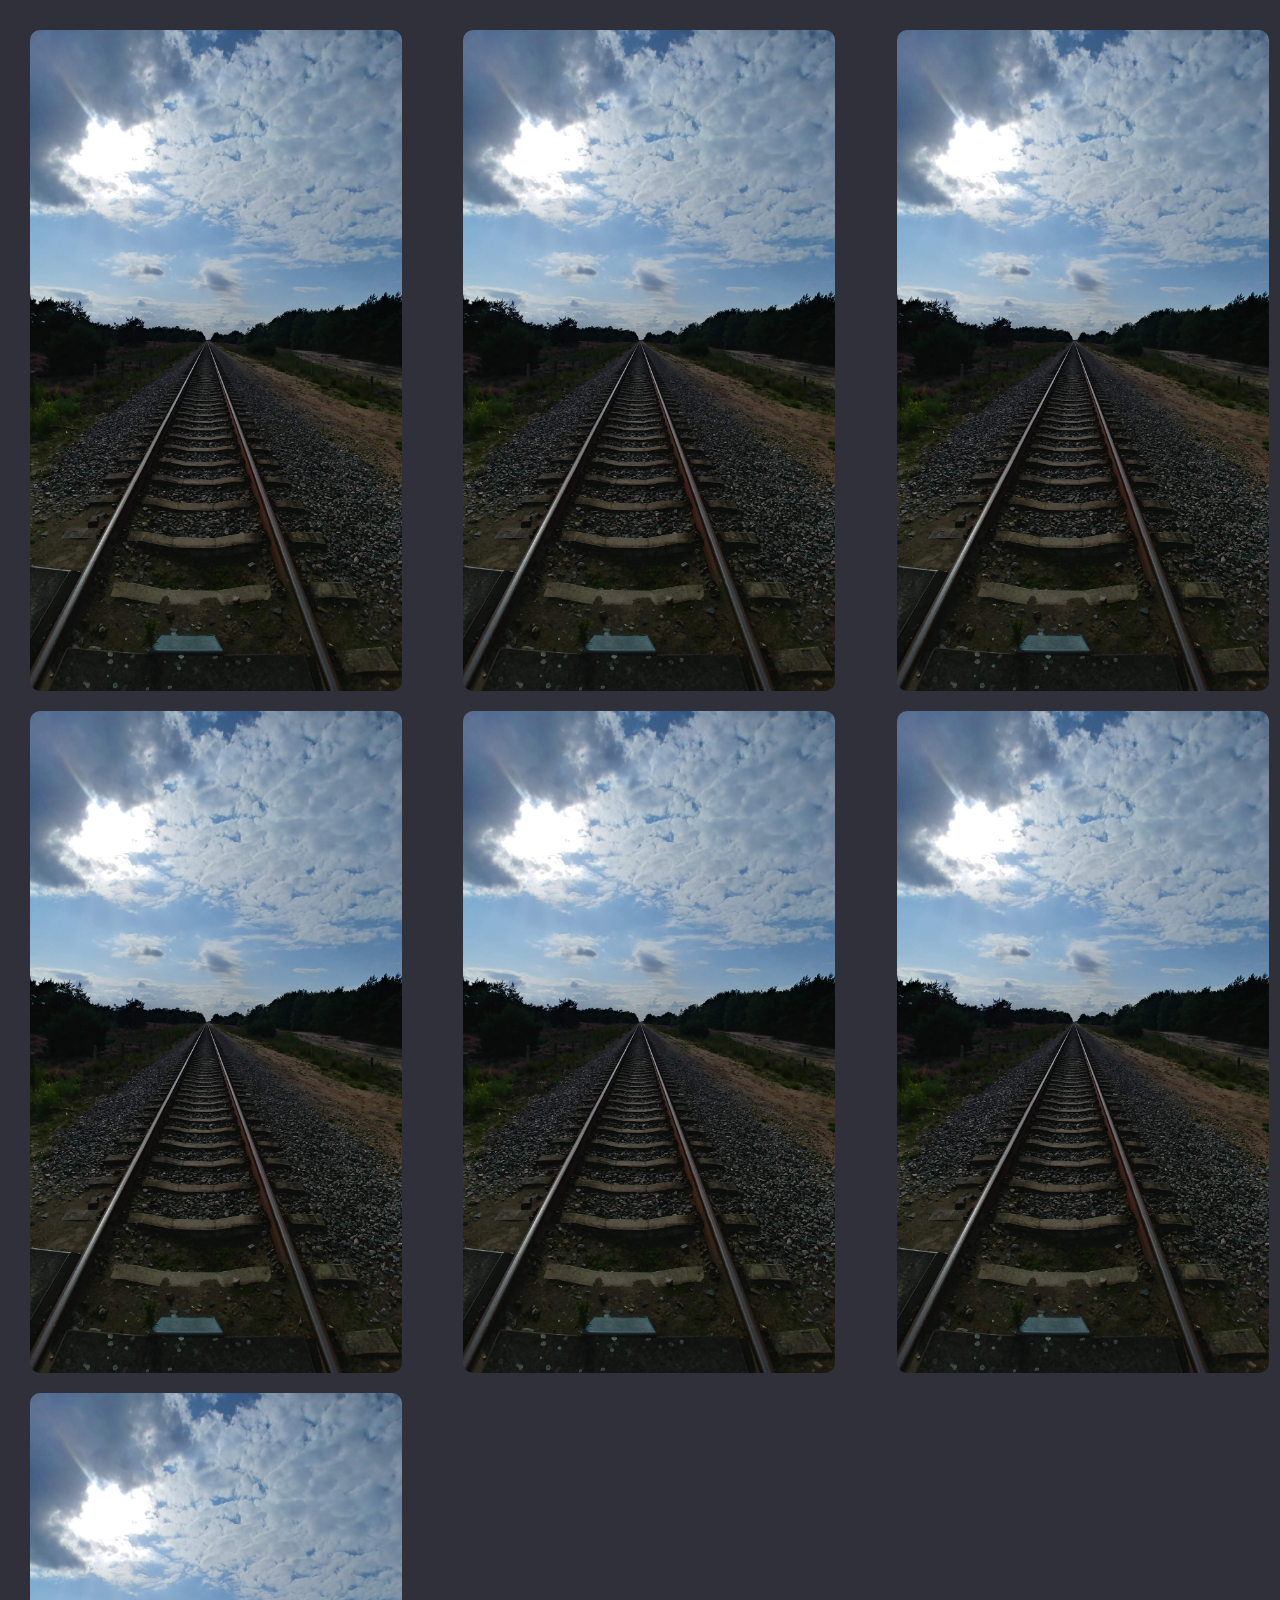
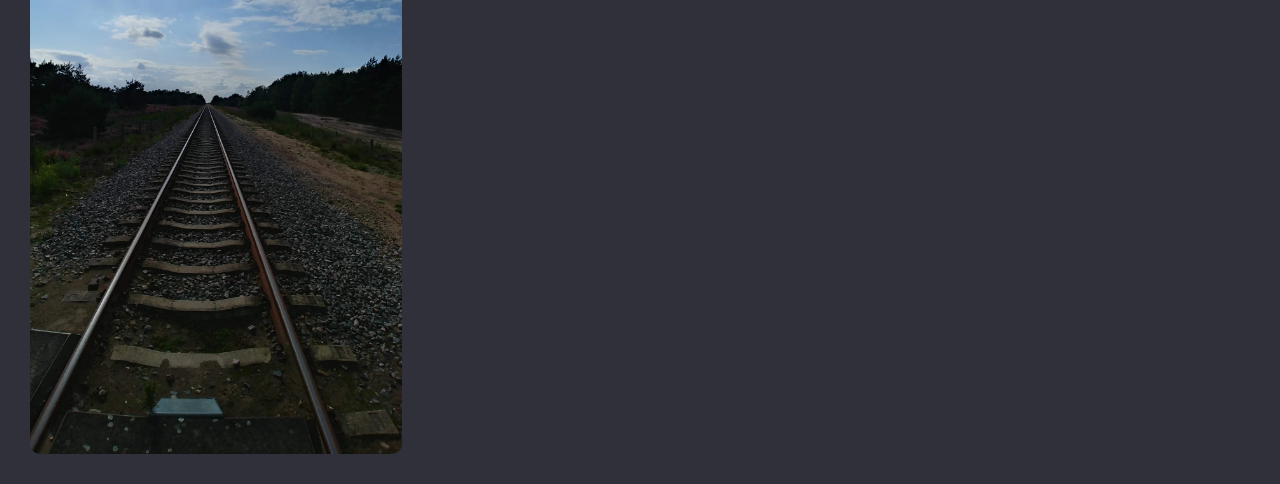
<file: Opdracht_2/index.html>
<!DOCTYPE html>
<html lang="en">

<head>
    <meta charset="UTF-8">
    <meta http-equiv="X-UA-Compatible" content="IE=edge">
    <meta name="viewport" content="width=device-width, initial-scale=1.0">
    <link rel="stylesheet" href="styles.css">
    <title>Advanced CSS_SAS 2</title>
</head>

<body>

    <div class="portfolio">

        <div class="portfolio__wrapper">
          <img class="portfolio__img" src="foto.jpg" alt="foto" />
          <div class="portfolio__button-wrapper">
            <input class="portfolio__button" type="button" value="Read More">
          </div>
        </div>
  
        <div class="portfolio__wrapper">
            <img class="portfolio__img" src="foto.jpg" alt="foto" />
            <div class="portfolio__button-wrapper">
                <input class="portfolio__button" type="button" value="Read More">
            </div>
          </div>

          <div class="portfolio__wrapper">
            <img class="portfolio__img" src="foto.jpg" alt="foto" />
            <div class="portfolio__button-wrapper">
                <input class="portfolio__button" type="button" value="Read More">
            </div>
          </div>

          <div class="portfolio__wrapper">
            <img class="portfolio__img" src="foto.jpg" alt="foto" />
            <div class="portfolio__button-wrapper">
                <input class="portfolio__button" type="button" value="Read More">
            </div>
          </div>

          <div class="portfolio__wrapper">
            <img class="portfolio__img" src="foto.jpg" alt="foto" />
            <div class="portfolio__button-wrapper">
                <input class="portfolio__button" type="button" value="Read More">
            </div>
          </div>

          <div class="portfolio__wrapper">
            <img class="portfolio__img" src="foto.jpg" alt="foto" />
            <div class="portfolio__button-wrapper">
                <input class="portfolio__button" type="button" value="Read More">
            </div>
          </div>

          <div class="portfolio__wrapper">
            <img class="portfolio__img" src="foto.jpg" alt="foto" />
            <div class="portfolio__button-wrapper">
                <input class="portfolio__button" type="button" value="Read More">
            </div>
          </div>
        
      </div>
    </body>
  </html>
</file>
<file: Opdracht_2/styles.css>
* {
  margin: 0;
  padding: 0;
  box-sizing: border-box;
}

body {
  width: 100%;
  background: #2f303a;
}

.portfolio {
  width: 100%;
  display: grid;
  margin: 30px;
  grid-template-columns: 1fr;
  grid-gap: 20px;
}
.portfolio__wrapper {
  width: 90%;
  position: relative;
}
.portfolio__img {
  display: block;
  width: 100%;
  height: auto;
  border-radius: 10px;
}
.portfolio__button-wrapper {
  position: absolute;
  top: 0;
  bottom: 0;
  left: 0;
  right: 0;
  height: 100%;
  width: 100%;
  border-radius: 10px;
  visibility: none;
  background: #1762a7;
  opacity: 0;
  transition-duration: 500ms;
}
.portfolio__wrapper:hover .portfolio__button-wrapper {
  opacity: 1;
  background: #1762a7;
}

.portfolio__button {
  height: 100%;
  width: 100%;
  display: flex;
  justify-content: center;
  align-items: center;
}

@media (min-width: 600px) {
  .portfolio {
    display: grid;
    grid-template-columns: 1fr 1fr;
  }
}
@media (min-width: 1200px) {
  .portfolio {
    grid-template-columns: 1fr 1fr 1fr;
  }
}/*# sourceMappingURL=styles.css.map */
</file>
